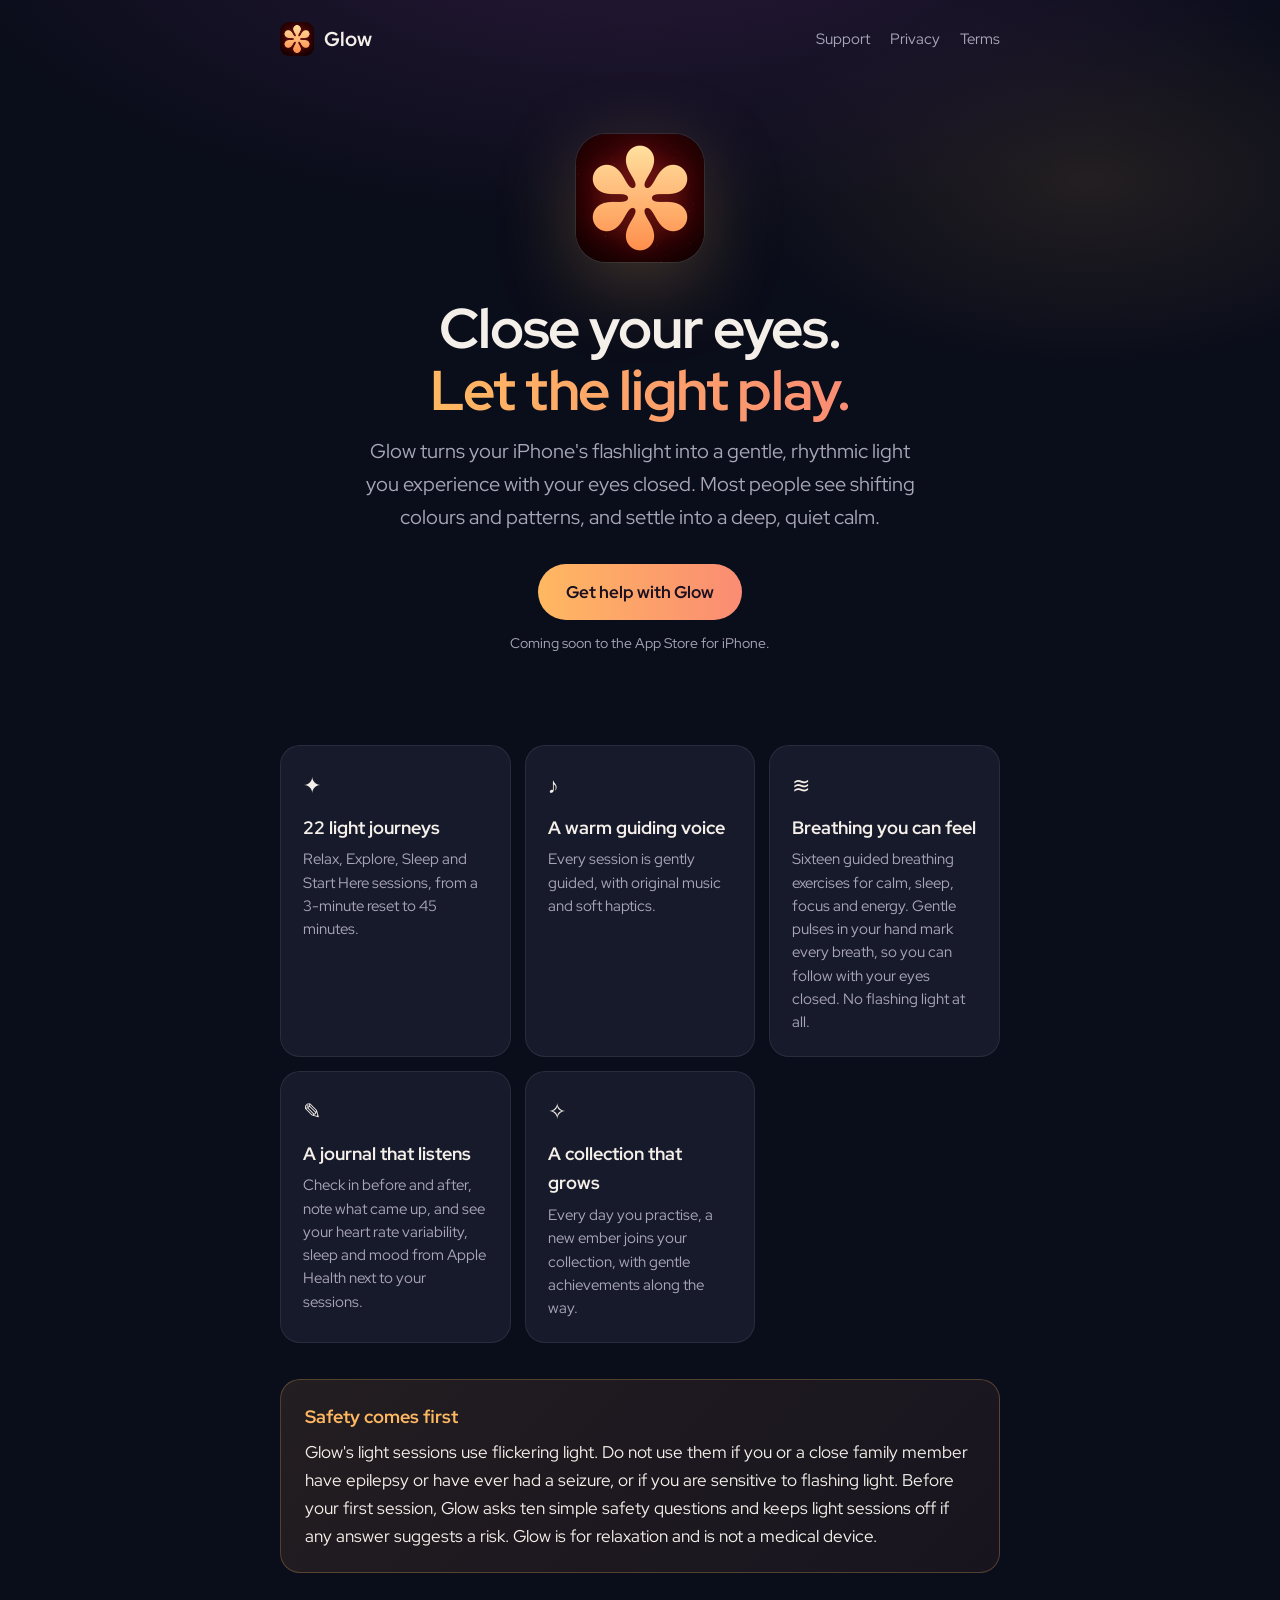
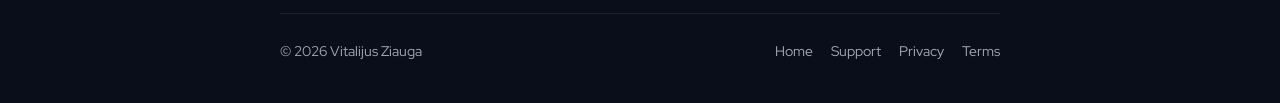
<file: index.html>
<!doctype html>
<html lang="en">
<head>
<meta charset="utf-8">
<meta name="viewport" content="width=device-width, initial-scale=1">
<title>Glow: Light Meditation & Sleep</title>
<meta name="description" content="Close your eyes and let the light play. Glow is a guided flicker-light meditation and breathing app for iPhone, with music, gentle haptics and careful safety screening.">
<link rel="icon" href="favicon.png">
<link rel="apple-touch-icon" href="icon.png">
<link rel="preconnect" href="https://fonts.googleapis.com">
<link rel="preconnect" href="https://fonts.gstatic.com" crossorigin>
<link href="https://fonts.googleapis.com/css2?family=Red+Hat+Display:wght@400;500;600;700&display=swap" rel="stylesheet">
<link rel="stylesheet" href="style.css">
</head>
<body>
<div class="wrap">
<header class="site">
  <a class="brand" href="index.html"><img src="icon.png" alt=""><span>Glow</span></a>
  <nav class="site"><a href="support.html">Support</a><a href="privacy.html">Privacy</a><a href="terms.html">Terms</a></nav>
</header>
<section class="hero">
  <img class="icon" src="icon.png" alt="Glow app icon">
  <h1>Close your eyes.<br><span class="glow-text">Let the light play.</span></h1>
  <p class="lead">Glow turns your iPhone's flashlight into a gentle, rhythmic light you experience with your eyes closed. Most people see shifting colours and patterns, and settle into a deep, quiet calm.</p>
  <a class="button" href="support.html">Get help with Glow</a>
  <p class="note">Coming soon to the App Store for iPhone.</p>
</section>

<div class="grid">
  <div class="card"><span class="sym">✦</span><h3>22 light journeys</h3><p>Relax, Explore, Sleep and Start Here sessions, from a 3-minute reset to 45 minutes.</p></div>
  <div class="card"><span class="sym">♪</span><h3>A warm guiding voice</h3><p>Every session is gently guided, with original music and soft haptics.</p></div>
  <div class="card"><span class="sym">≋</span><h3>Breathing you can feel</h3><p>Sixteen guided breathing exercises for calm, sleep, focus and energy. Gentle pulses in your hand mark every breath, so you can follow with your eyes closed. No flashing light at all.</p></div>
  <div class="card"><span class="sym">✎</span><h3>A journal that listens</h3><p>Check in before and after, note what came up, and see your heart rate variability, sleep and mood from Apple Health next to your sessions.</p></div>
  <div class="card"><span class="sym">✧</span><h3>A collection that grows</h3><p>Every day you practise, a new ember joins your collection, with gentle achievements along the way.</p></div>
</div>

<div class="callout">
  <h3>Safety comes first</h3>
  <p>Glow's light sessions use flickering light. Do not use them if you or a close family member have epilepsy or have ever had a seizure, or if you are sensitive to flashing light. Before your first session, Glow asks ten simple safety questions and keeps light sessions off if any answer suggests a risk. Glow is for relaxation and is not a medical device.</p>
</div>

<footer class="site">
  <span>© 2026 Vitalijus Ziauga</span>
  <nav><a href="index.html">Home</a><a href="support.html">Support</a><a href="privacy.html">Privacy</a><a href="terms.html">Terms</a></nav>
</footer>
</div>
</body>
</html>
</file>
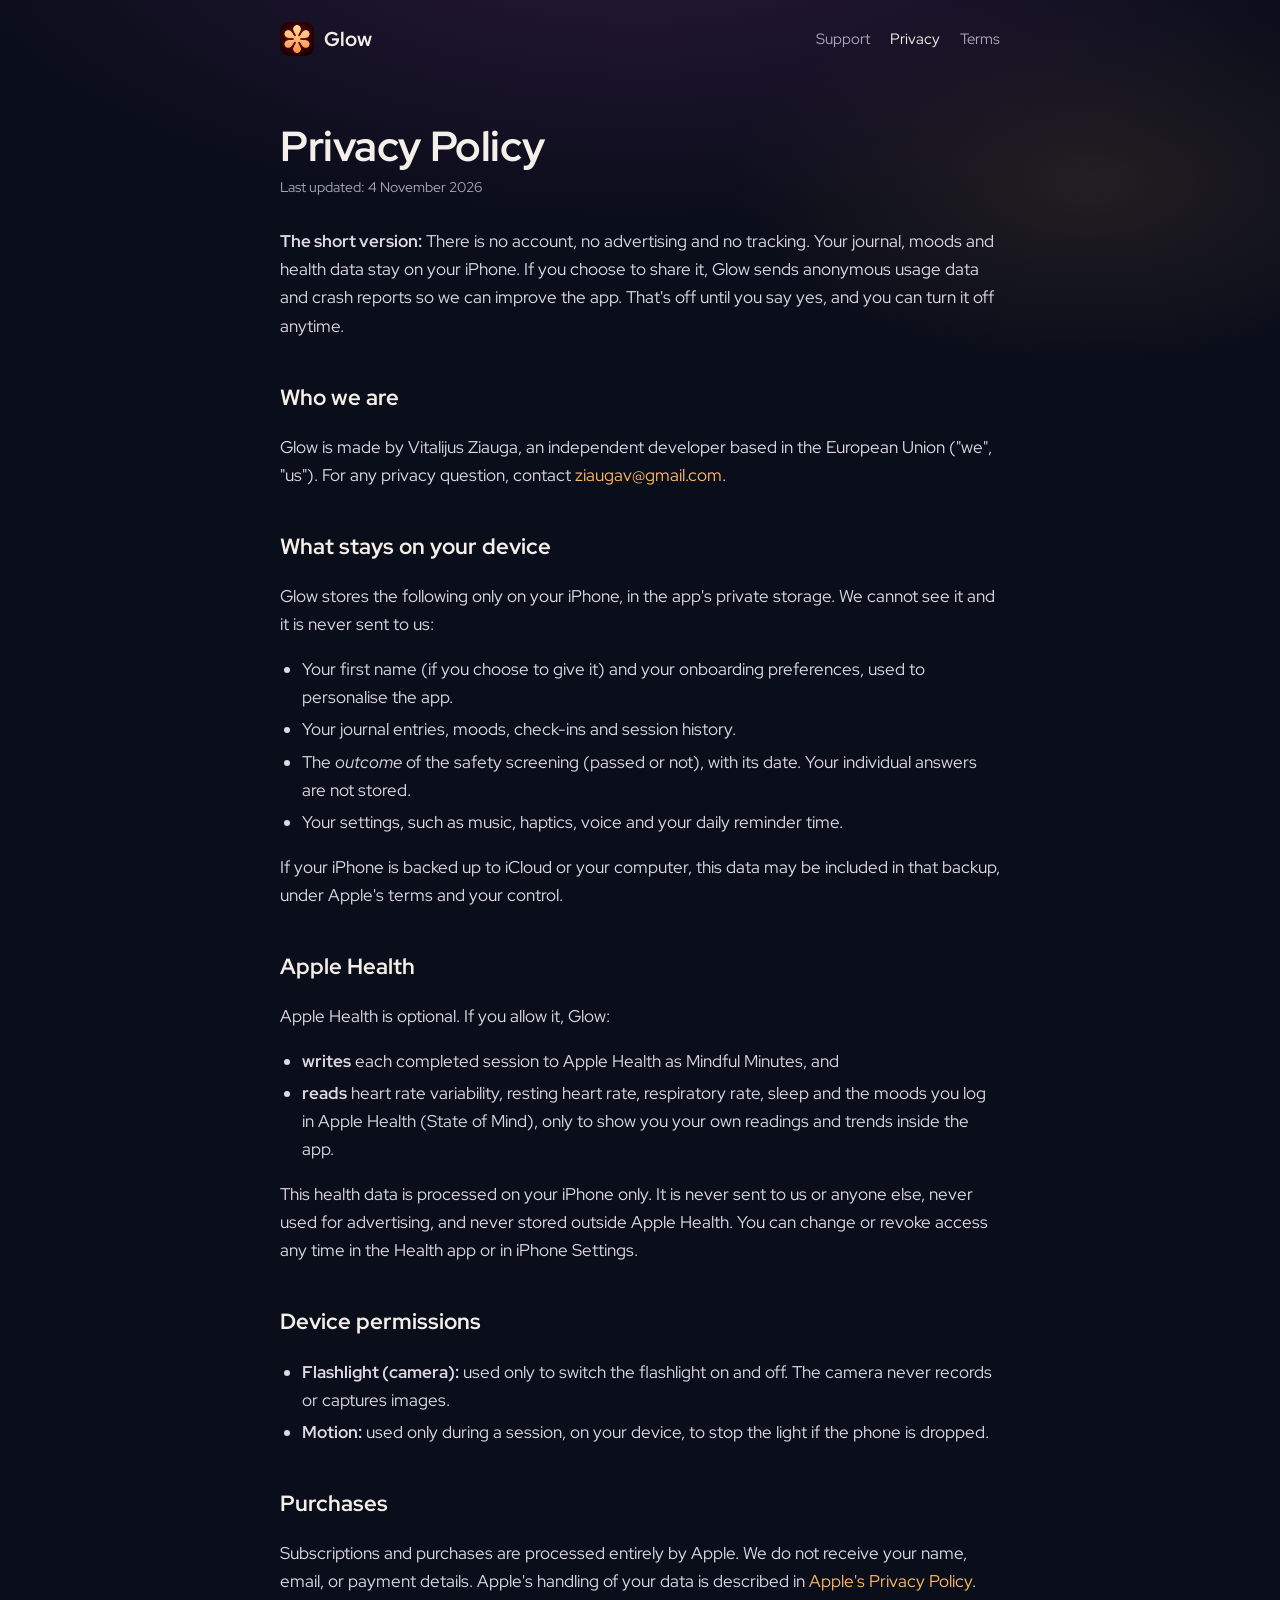
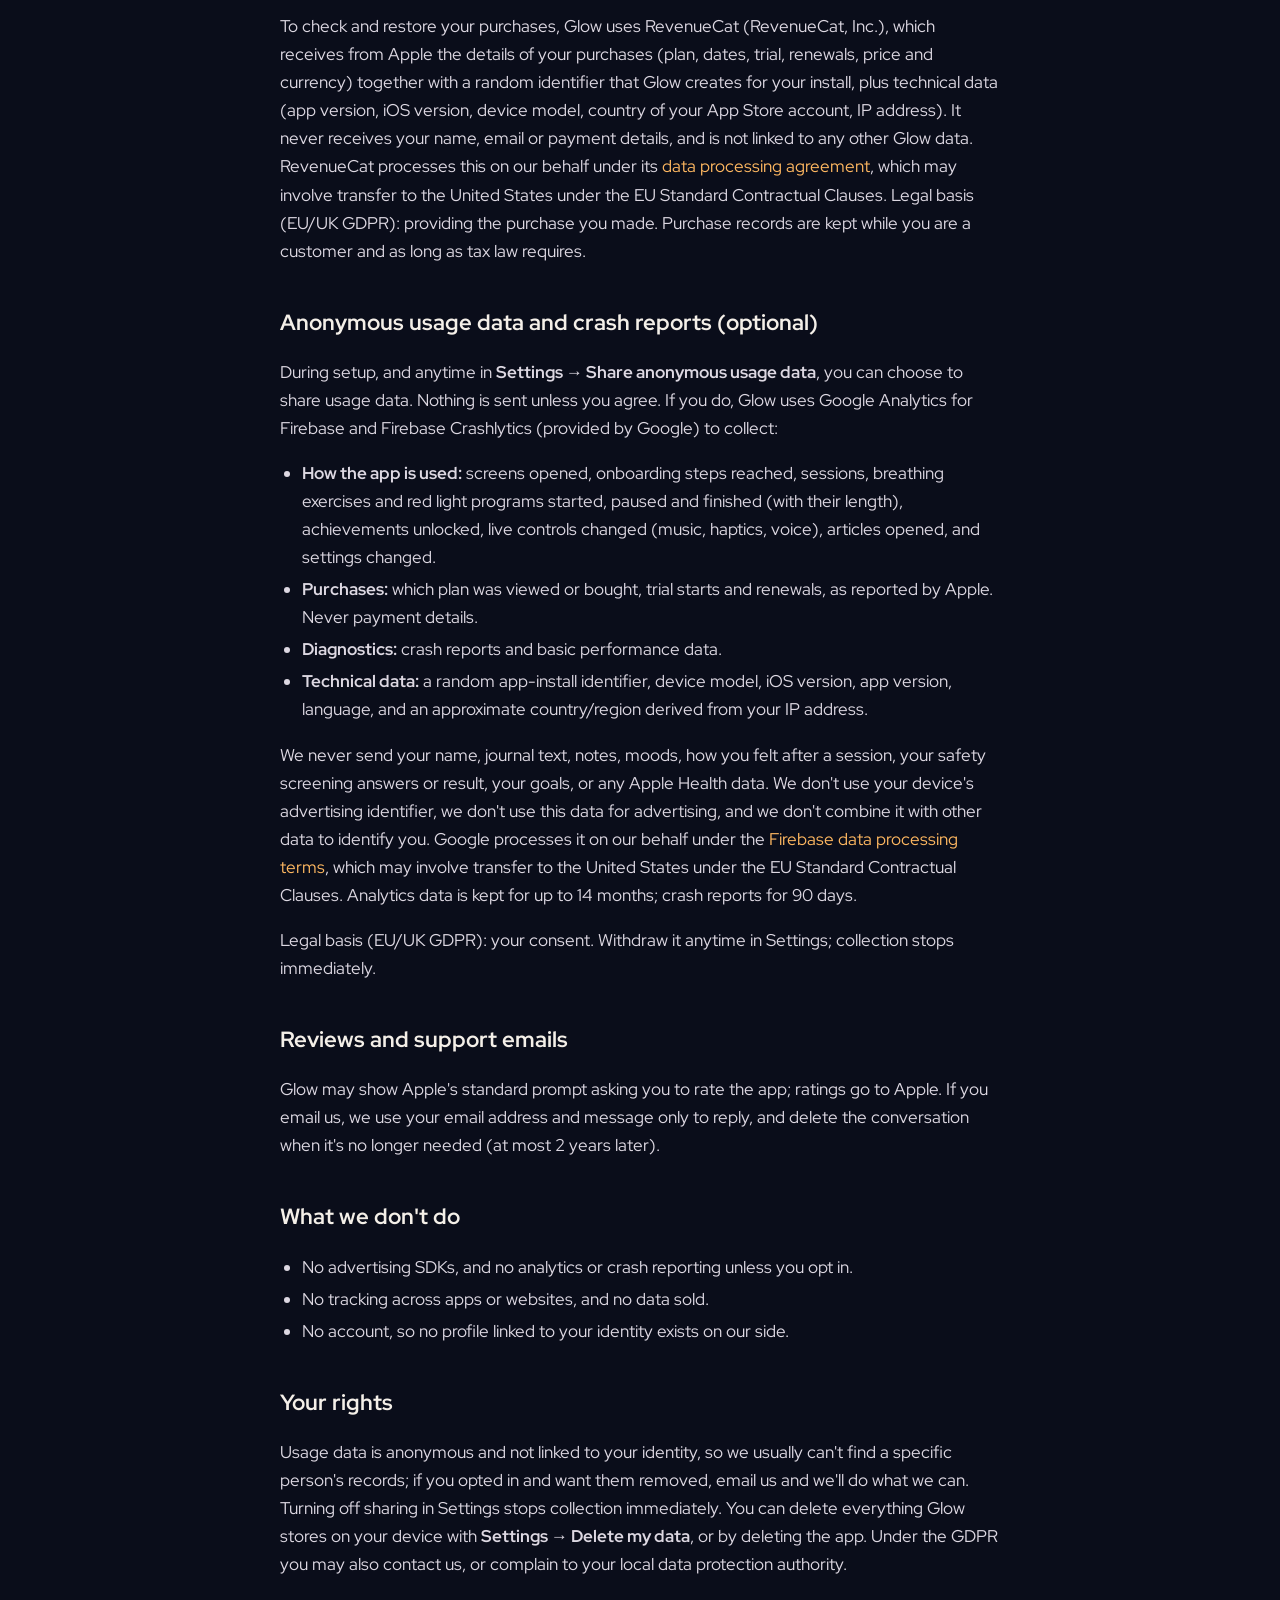
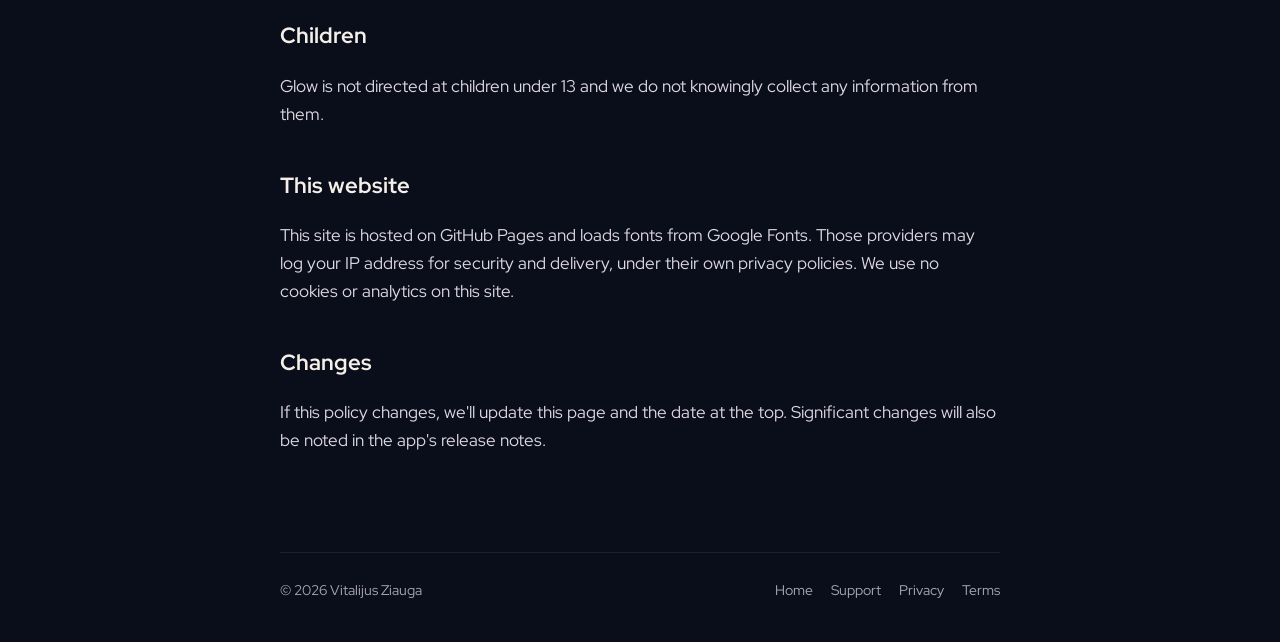
<file: privacy.html>
<!doctype html>
<html lang="en">
<head>
<meta charset="utf-8">
<meta name="viewport" content="width=device-width, initial-scale=1">
<title>Privacy Policy · Glow</title>
<meta name="description" content="Glow collects no personal data. Everything stays on your iPhone.">
<link rel="icon" href="favicon.png">
<link rel="apple-touch-icon" href="icon.png">
<link rel="preconnect" href="https://fonts.googleapis.com">
<link rel="preconnect" href="https://fonts.gstatic.com" crossorigin>
<link href="https://fonts.googleapis.com/css2?family=Red+Hat+Display:wght@400;500;600;700&display=swap" rel="stylesheet">
<link rel="stylesheet" href="style.css">
</head>
<body>
<div class="wrap">
<header class="site">
  <a class="brand" href="index.html"><img src="icon.png" alt=""><span>Glow</span></a>
  <nav class="site"><a href="support.html">Support</a><a href="privacy.html" aria-current="page">Privacy</a><a href="terms.html">Terms</a></nav>
</header>
<main class="doc">
  <h1>Privacy Policy</h1>
  <p class="updated">Last updated: 4 November 2026</p>

  <p><strong>The short version:</strong> There is no account, no advertising and no tracking. Your journal, moods and health data stay on your iPhone. If you choose to share it, Glow sends anonymous usage data and crash reports so we can improve the app. That's off until you say yes, and you can turn it off anytime.</p>

  <h2>Who we are</h2>
  <p>Glow is made by Vitalijus Ziauga, an independent developer based in the European Union ("we", "us"). For any privacy question, contact <a href="mailto:ziaugav@gmail.com">ziaugav@gmail.com</a>.</p>

  <h2>What stays on your device</h2>
  <p>Glow stores the following only on your iPhone, in the app's private storage. We cannot see it and it is never sent to us:</p>
  <ul>
    <li>Your first name (if you choose to give it) and your onboarding preferences, used to personalise the app.</li>
    <li>Your journal entries, moods, check-ins and session history.</li>
    <li>The <em>outcome</em> of the safety screening (passed or not), with its date. Your individual answers are not stored.</li>
    <li>Your settings, such as music, haptics, voice and your daily reminder time.</li>
  </ul>
  <p>If your iPhone is backed up to iCloud or your computer, this data may be included in that backup, under Apple's terms and your control.</p>

  <h2>Apple Health</h2>
  <p>Apple Health is optional. If you allow it, Glow:</p>
  <ul>
    <li><strong>writes</strong> each completed session to Apple Health as Mindful Minutes, and</li>
    <li><strong>reads</strong> heart rate variability, resting heart rate, respiratory rate, sleep and the moods you log in Apple Health (State of Mind), only to show you your own readings and trends inside the app.</li>
  </ul>
  <p>This health data is processed on your iPhone only. It is never sent to us or anyone else, never used for advertising, and never stored outside Apple Health. You can change or revoke access any time in the Health app or in iPhone Settings.</p>

  <h2>Device permissions</h2>
  <ul>
    <li><strong>Flashlight (camera):</strong> used only to switch the flashlight on and off. The camera never records or captures images.</li>
    <li><strong>Motion:</strong> used only during a session, on your device, to stop the light if the phone is dropped.</li>
  </ul>

  <h2>Purchases</h2>
  <p>Subscriptions and purchases are processed entirely by Apple. We do not receive your name, email, or payment details. Apple's handling of your data is described in <a href="https://www.apple.com/legal/privacy/">Apple's Privacy Policy</a>.</p>
  <p>To check and restore your purchases, Glow uses RevenueCat (RevenueCat, Inc.), which receives from Apple the details of your purchases (plan, dates, trial, renewals, price and currency) together with a random identifier that Glow creates for your install, plus technical data (app version, iOS version, device model, country of your App Store account, IP address). It never receives your name, email or payment details, and is not linked to any other Glow data. RevenueCat processes this on our behalf under its <a href="https://www.revenuecat.com/dpa">data processing agreement</a>, which may involve transfer to the United States under the EU Standard Contractual Clauses. Legal basis (EU/UK GDPR): providing the purchase you made. Purchase records are kept while you are a customer and as long as tax law requires.</p>

  <h2>Anonymous usage data and crash reports (optional)</h2>
  <p>During setup, and anytime in <strong>Settings → Share anonymous usage data</strong>, you can choose to share usage data. Nothing is sent unless you agree. If you do, Glow uses Google Analytics for Firebase and Firebase Crashlytics (provided by Google) to collect:</p>
  <ul>
    <li><strong>How the app is used:</strong> screens opened, onboarding steps reached, sessions, breathing exercises and red light programs started, paused and finished (with their length), achievements unlocked, live controls changed (music, haptics, voice), articles opened, and settings changed.</li>
    <li><strong>Purchases:</strong> which plan was viewed or bought, trial starts and renewals, as reported by Apple. Never payment details.</li>
    <li><strong>Diagnostics:</strong> crash reports and basic performance data.</li>
    <li><strong>Technical data:</strong> a random app-install identifier, device model, iOS version, app version, language, and an approximate country/region derived from your IP address.</li>
  </ul>
  <p>We never send your name, journal text, notes, moods, how you felt after a session, your safety screening answers or result, your goals, or any Apple Health data. We don't use your device's advertising identifier, we don't use this data for advertising, and we don't combine it with other data to identify you. Google processes it on our behalf under the <a href="https://firebase.google.com/terms/data-processing-terms">Firebase data processing terms</a>, which may involve transfer to the United States under the EU Standard Contractual Clauses. Analytics data is kept for up to 14 months; crash reports for 90 days.</p>
  <p>Legal basis (EU/UK GDPR): your consent. Withdraw it anytime in Settings; collection stops immediately.</p>

  <h2>Reviews and support emails</h2>
  <p>Glow may show Apple's standard prompt asking you to rate the app; ratings go to Apple. If you email us, we use your email address and message only to reply, and delete the conversation when it's no longer needed (at most 2 years later).</p>

  <h2>What we don't do</h2>
  <ul>
    <li>No advertising SDKs, and no analytics or crash reporting unless you opt in.</li>
    <li>No tracking across apps or websites, and no data sold.</li>
    <li>No account, so no profile linked to your identity exists on our side.</li>
  </ul>

  <h2>Your rights</h2>
  <p>Usage data is anonymous and not linked to your identity, so we usually can't find a specific person's records; if you opted in and want them removed, email us and we'll do what we can. Turning off sharing in Settings stops collection immediately. You can delete everything Glow stores on your device with <strong>Settings → Delete my data</strong>, or by deleting the app. Under the GDPR you may also contact us, or complain to your local data protection authority.</p>

  <h2>Children</h2>
  <p>Glow is not directed at children under 13 and we do not knowingly collect any information from them.</p>

  <h2>This website</h2>
  <p>This site is hosted on GitHub Pages and loads fonts from Google Fonts. Those providers may log your IP address for security and delivery, under their own privacy policies. We use no cookies or analytics on this site.</p>

  <h2>Changes</h2>
  <p>If this policy changes, we'll update this page and the date at the top. Significant changes will also be noted in the app's release notes.</p>
</main>

<footer class="site">
  <span>© 2026 Vitalijus Ziauga</span>
  <nav><a href="index.html">Home</a><a href="support.html">Support</a><a href="privacy.html">Privacy</a><a href="terms.html">Terms</a></nav>
</footer>
</div>
</body>
</html>
</file>
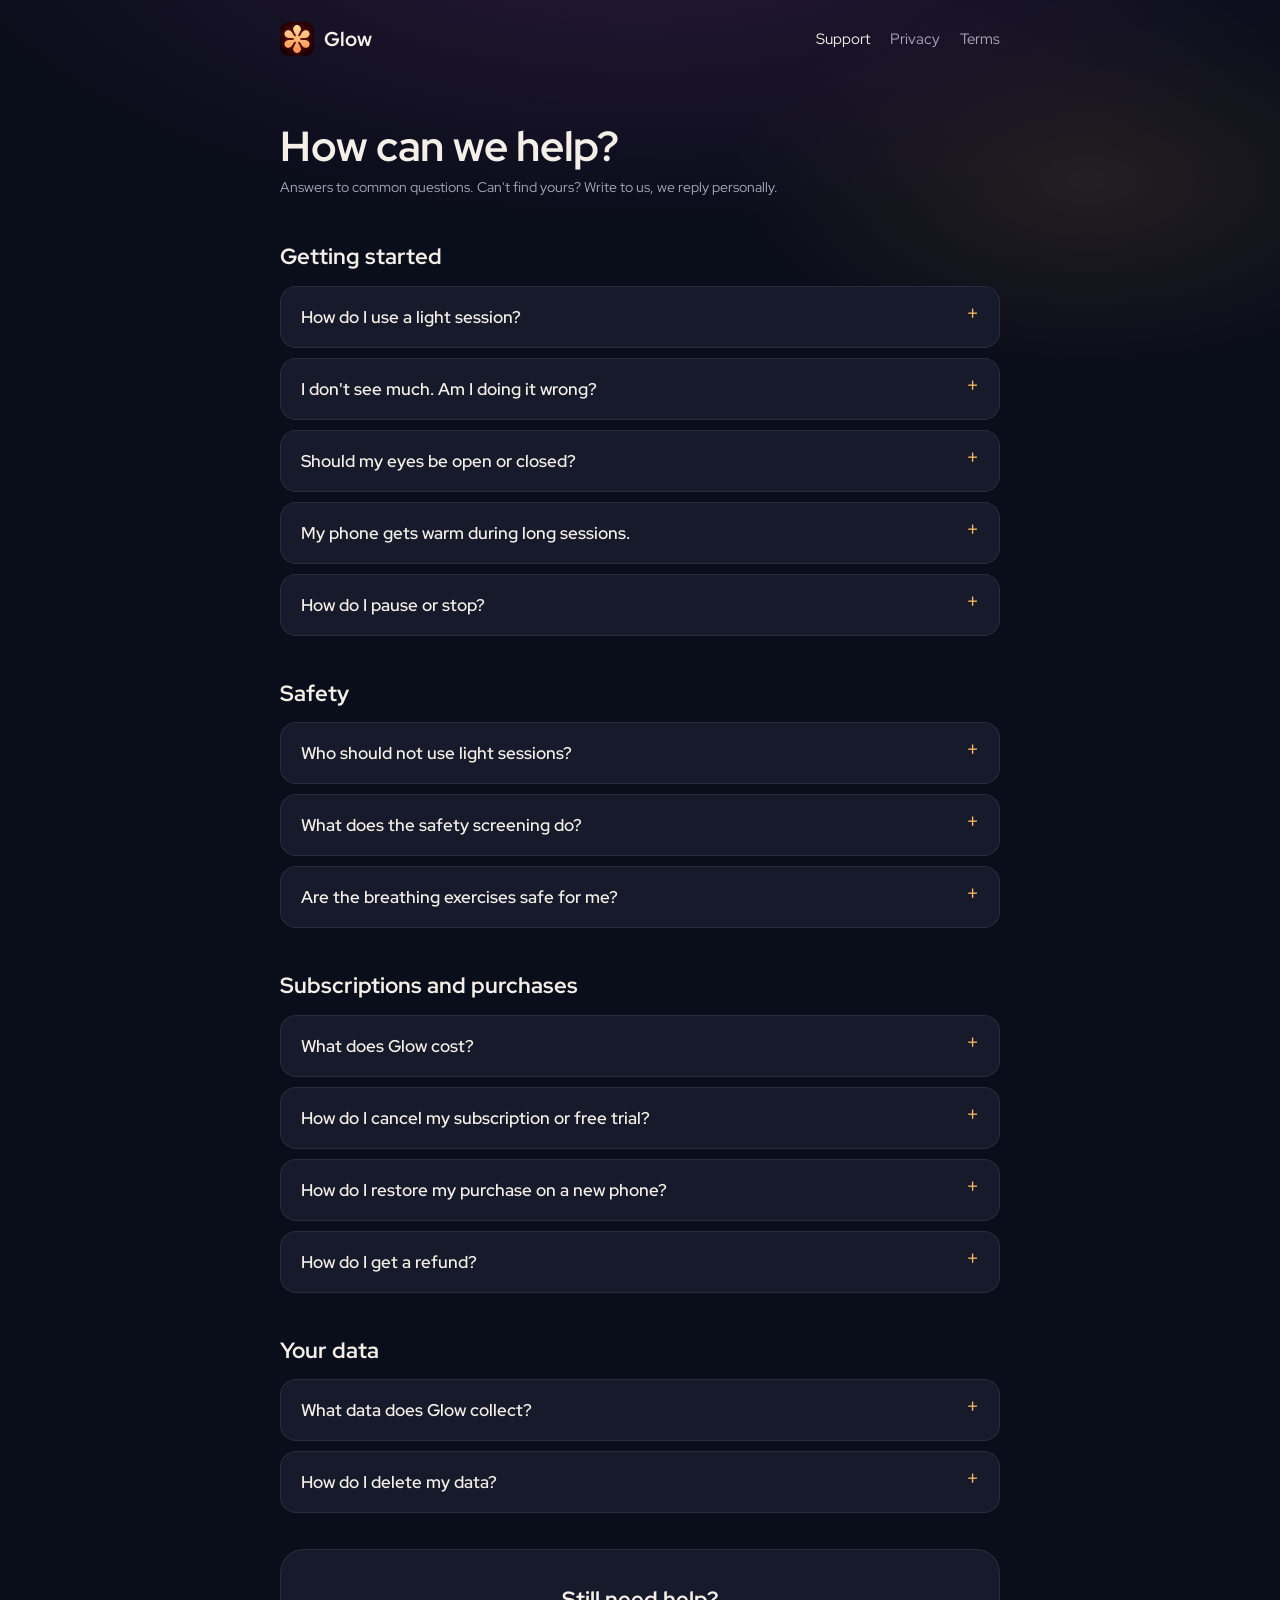
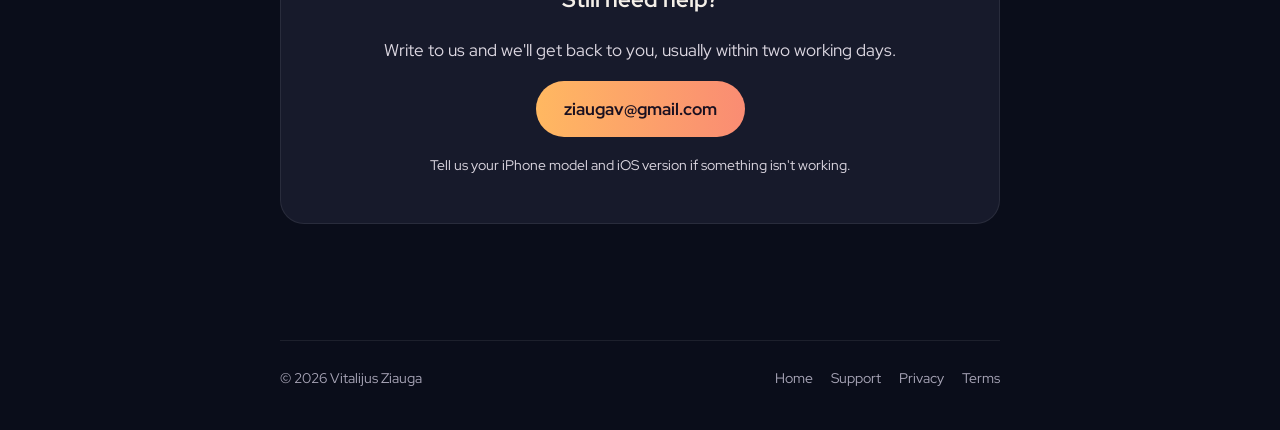
<file: support.html>
<!doctype html>
<html lang="en">
<head>
<meta charset="utf-8">
<meta name="viewport" content="width=device-width, initial-scale=1">
<title>Support · Glow</title>
<meta name="description" content="Help with Glow: getting started, safety, subscriptions, restoring purchases and contacting us.">
<link rel="icon" href="favicon.png">
<link rel="apple-touch-icon" href="icon.png">
<link rel="preconnect" href="https://fonts.googleapis.com">
<link rel="preconnect" href="https://fonts.gstatic.com" crossorigin>
<link href="https://fonts.googleapis.com/css2?family=Red+Hat+Display:wght@400;500;600;700&display=swap" rel="stylesheet">
<link rel="stylesheet" href="style.css">
</head>
<body>
<div class="wrap">
<header class="site">
  <a class="brand" href="index.html"><img src="icon.png" alt=""><span>Glow</span></a>
  <nav class="site"><a href="support.html" aria-current="page">Support</a><a href="privacy.html">Privacy</a><a href="terms.html">Terms</a></nav>
</header>
<main class="doc">
  <h1>How can we help?</h1>
  <p class="updated">Answers to common questions. Can't find yours? Write to us, we reply personally.</p>

  <h2>Getting started</h2>
  <details>
    <summary>How do I use a light session?</summary>
    <p>Sit or lie somewhere comfortable. Hold your phone with the flashlight about 10–20 cm in front of your closed eyes, or rest it face up on your chest. Keep your eyes closed for the whole session, start the session, and let the light play across your eyelids. Headphones make the music and voice even better.</p>
  </details>
  <details>
    <summary>I don't see much. Am I doing it wrong?</summary>
    <p>Not at all. Everyone's experience is different, and it often grows over the first few sessions. Try a darker room, bring the phone a little closer to your closed eyes, relax your face, and try the Explore sessions. Some people mostly feel calm rather than see colours, and that's fine too.</p>
  </details>
  <details>
    <summary>Should my eyes be open or closed?</summary>
    <p>Always closed. Never look directly at the flashlight. Keep your eyes closed until the light has completely stopped.</p>
  </details>
  <details>
    <summary>My phone gets warm during long sessions.</summary>
    <p>The flashlight produces some heat. Glow automatically eases off if your phone gets too warm. Remove a thick case and avoid direct sunlight or a hot room for longer sessions.</p>
  </details>
  <details>
    <summary>How do I pause or stop?</summary>
    <p>Press and hold anywhere on the screen to pause. If you drop the phone, the session stops by itself. The volume buttons simply change the volume.</p>
  </details>

  <h2>Safety</h2>
  <details>
    <summary>Who should not use light sessions?</summary>
    <p>Do not use light sessions if you or a close family member have epilepsy or a history of seizures, if you are sensitive to flashing or flickering light, or if a doctor has advised you to avoid it. If you are pregnant, have a heart condition, a mental health condition, or are unsure, check with your doctor first. Stop straight away if you feel unwell, dizzy, or uncomfortable in any way.</p>
  </details>
  <details>
    <summary>What does the safety screening do?</summary>
    <p>Before your first light session, Glow asks ten questions. If any answer suggests a risk, light sessions stay off and you can still enjoy audio-only sessions and every breathing exercise. Glow asks again every 90 days. Your answers never leave your phone; Glow only remembers whether screening was passed.</p>
  </details>
  <details>
    <summary>Are the breathing exercises safe for me?</summary>
    <p>Glow's breathing exercises use no flashing light, only gentle haptics, sound and a slow animation. They keep to an easy pace (never fast or forced breathing) and holds of seven seconds at most. Breathe gently, and if you feel dizzy or light-headed, simply let go of the pattern and breathe normally. If you are pregnant or have a heart or lung condition, skip the holds or check with your doctor first.</p>
  </details>

  <h2>Subscriptions and purchases</h2>
  <details>
    <summary>What does Glow cost?</summary>
    <p>Glow Premium unlocks everything. Choose yearly (with a 7-day free trial), monthly, or a one-time lifetime purchase. Prices are shown in the app in your local currency.</p>
  </details>
  <details>
    <summary>How do I cancel my subscription or free trial?</summary>
    <p>Purchases are handled by Apple. On your iPhone, open <strong>Settings</strong>, tap your name, then <strong>Subscriptions</strong>, choose Glow and tap <strong>Cancel Subscription</strong>. Cancel at least 24 hours before the trial or period ends to avoid being charged. You keep access until the end of the period you've paid for.</p>
  </details>
  <details>
    <summary>How do I restore my purchase on a new phone?</summary>
    <p>Sign in with the same Apple ID, open Glow, open the plans screen and tap <strong>Restore</strong>. Glow doesn't need an account.</p>
  </details>
  <details>
    <summary>How do I get a refund?</summary>
    <p>Apple handles all payments and refunds. Request one at <a href="https://reportaproblem.apple.com">reportaproblem.apple.com</a>, signing in with your Apple ID.</p>
  </details>

  <h2>Your data</h2>
  <details>
    <summary>What data does Glow collect?</summary>
    <p>Your journal, check-ins, moods and settings stay on your iPhone. There's no account and no tracking. If you opt in, Glow shares anonymous usage data and crash reports to help us improve it; you can turn that off anytime in Settings. If you allow Apple Health, sessions are saved as Mindful Minutes and your trends are shown from your own Health data, all on your device. See the <a href="privacy.html">Privacy Policy</a>.</p>
  </details>
  <details>
    <summary>How do I delete my data?</summary>
    <p>In Glow, open <strong>Settings</strong> and tap <strong>Delete my data</strong>, or simply delete the app. Mindful Minutes saved to Apple Health can be removed in the Health app.</p>
  </details>

  <div class="contact">
    <h2>Still need help?</h2>
    <p>Write to us and we'll get back to you, usually within two working days.</p>
    <p><a class="button" href="mailto:ziaugav@gmail.com?subject=Glow%20support">ziaugav@gmail.com</a></p>
    <p class="note">Tell us your iPhone model and iOS version if something isn't working.</p>
  </div>
</main>

<footer class="site">
  <span>© 2026 Vitalijus Ziauga</span>
  <nav><a href="index.html">Home</a><a href="support.html">Support</a><a href="privacy.html">Privacy</a><a href="terms.html">Terms</a></nav>
</footer>
</div>
</body>
</html>
</file>
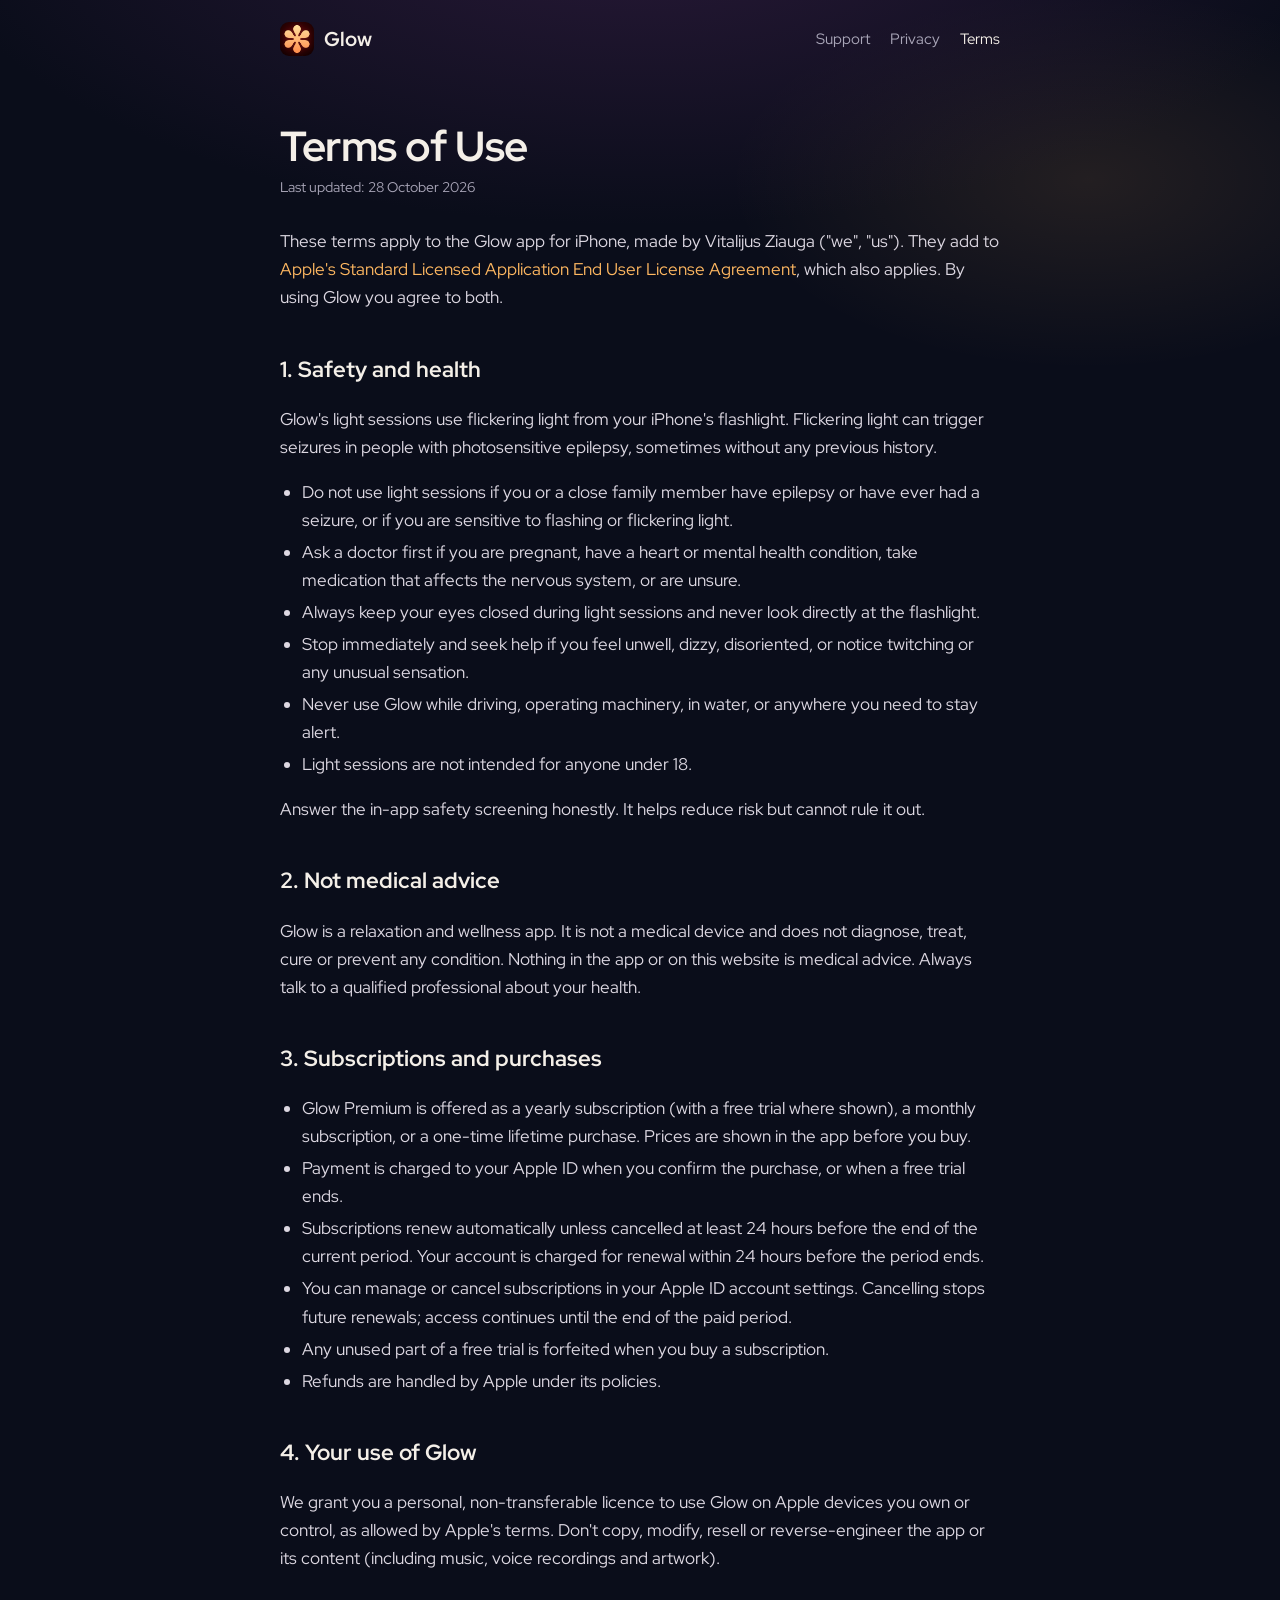
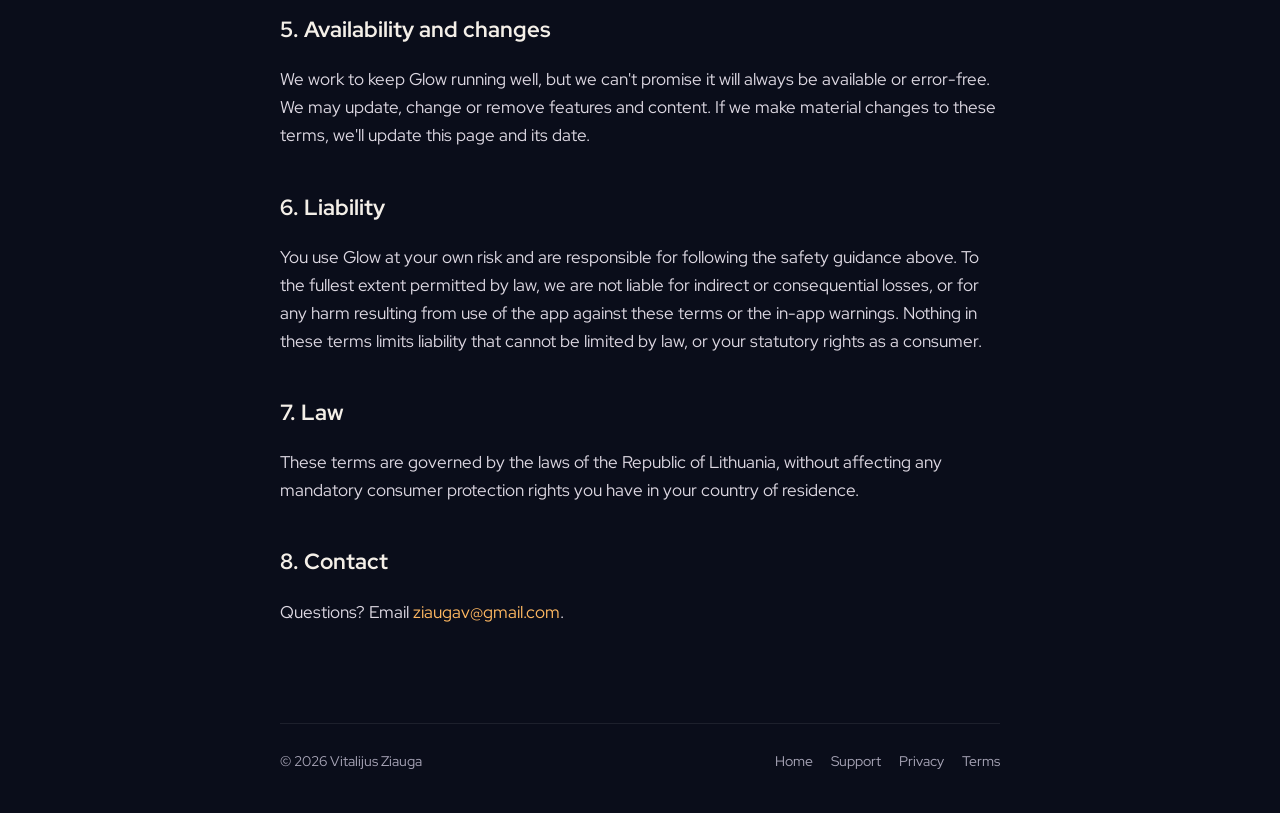
<file: terms.html>
<!doctype html>
<html lang="en">
<head>
<meta charset="utf-8">
<meta name="viewport" content="width=device-width, initial-scale=1">
<title>Terms of Use · Glow</title>
<meta name="description" content="The terms for using the Glow app, including safety, subscriptions and limitations.">
<link rel="icon" href="favicon.png">
<link rel="apple-touch-icon" href="icon.png">
<link rel="preconnect" href="https://fonts.googleapis.com">
<link rel="preconnect" href="https://fonts.gstatic.com" crossorigin>
<link href="https://fonts.googleapis.com/css2?family=Red+Hat+Display:wght@400;500;600;700&display=swap" rel="stylesheet">
<link rel="stylesheet" href="style.css">
</head>
<body>
<div class="wrap">
<header class="site">
  <a class="brand" href="index.html"><img src="icon.png" alt=""><span>Glow</span></a>
  <nav class="site"><a href="support.html">Support</a><a href="privacy.html">Privacy</a><a href="terms.html" aria-current="page">Terms</a></nav>
</header>
<main class="doc">
  <h1>Terms of Use</h1>
  <p class="updated">Last updated: 28 October 2026</p>

  <p>These terms apply to the Glow app for iPhone, made by Vitalijus Ziauga ("we", "us"). They add to <a href="https://www.apple.com/legal/internet-services/itunes/dev/stdeula/">Apple's Standard Licensed Application End User License Agreement</a>, which also applies. By using Glow you agree to both.</p>

  <h2>1. Safety and health</h2>
  <p>Glow's light sessions use flickering light from your iPhone's flashlight. Flickering light can trigger seizures in people with photosensitive epilepsy, sometimes without any previous history.</p>
  <ul>
    <li>Do not use light sessions if you or a close family member have epilepsy or have ever had a seizure, or if you are sensitive to flashing or flickering light.</li>
    <li>Ask a doctor first if you are pregnant, have a heart or mental health condition, take medication that affects the nervous system, or are unsure.</li>
    <li>Always keep your eyes closed during light sessions and never look directly at the flashlight.</li>
    <li>Stop immediately and seek help if you feel unwell, dizzy, disoriented, or notice twitching or any unusual sensation.</li>
    <li>Never use Glow while driving, operating machinery, in water, or anywhere you need to stay alert.</li>
    <li>Light sessions are not intended for anyone under 18.</li>
  </ul>
  <p>Answer the in-app safety screening honestly. It helps reduce risk but cannot rule it out.</p>

  <h2>2. Not medical advice</h2>
  <p>Glow is a relaxation and wellness app. It is not a medical device and does not diagnose, treat, cure or prevent any condition. Nothing in the app or on this website is medical advice. Always talk to a qualified professional about your health.</p>

  <h2>3. Subscriptions and purchases</h2>
  <ul>
    <li>Glow Premium is offered as a yearly subscription (with a free trial where shown), a monthly subscription, or a one-time lifetime purchase. Prices are shown in the app before you buy.</li>
    <li>Payment is charged to your Apple ID when you confirm the purchase, or when a free trial ends.</li>
    <li>Subscriptions renew automatically unless cancelled at least 24 hours before the end of the current period. Your account is charged for renewal within 24 hours before the period ends.</li>
    <li>You can manage or cancel subscriptions in your Apple ID account settings. Cancelling stops future renewals; access continues until the end of the paid period.</li>
    <li>Any unused part of a free trial is forfeited when you buy a subscription.</li>
    <li>Refunds are handled by Apple under its policies.</li>
  </ul>

  <h2>4. Your use of Glow</h2>
  <p>We grant you a personal, non-transferable licence to use Glow on Apple devices you own or control, as allowed by Apple's terms. Don't copy, modify, resell or reverse-engineer the app or its content (including music, voice recordings and artwork).</p>

  <h2>5. Availability and changes</h2>
  <p>We work to keep Glow running well, but we can't promise it will always be available or error-free. We may update, change or remove features and content. If we make material changes to these terms, we'll update this page and its date.</p>

  <h2>6. Liability</h2>
  <p>You use Glow at your own risk and are responsible for following the safety guidance above. To the fullest extent permitted by law, we are not liable for indirect or consequential losses, or for any harm resulting from use of the app against these terms or the in-app warnings. Nothing in these terms limits liability that cannot be limited by law, or your statutory rights as a consumer.</p>

  <h2>7. Law</h2>
  <p>These terms are governed by the laws of the Republic of Lithuania, without affecting any mandatory consumer protection rights you have in your country of residence.</p>

  <h2>8. Contact</h2>
  <p>Questions? Email <a href="mailto:ziaugav@gmail.com">ziaugav@gmail.com</a>.</p>
</main>

<footer class="site">
  <span>© 2026 Vitalijus Ziauga</span>
  <nav><a href="index.html">Home</a><a href="support.html">Support</a><a href="privacy.html">Privacy</a><a href="terms.html">Terms</a></nav>
</footer>
</div>
</body>
</html>
</file>
<file: style.css>
:root {
  --bg: #0a0d1a;
  --plum: #291938;
  --surface: #171a2b;
  --raised: #21243a;
  --text: #f4efe8;
  --muted: #a9a6b8;
  --accent: #ffb861;
  --accent-soft: #fa8c73;
  --line: rgba(255, 255, 255, 0.08);
}

* { box-sizing: border-box; }

html { -webkit-text-size-adjust: 100%; }

body {
  margin: 0;
  font-family: "Red Hat Display", -apple-system, BlinkMacSystemFont, "Segoe UI", sans-serif;
  font-size: 17px;
  line-height: 1.65;
  color: var(--text);
  background: var(--bg);
  background-image:
    radial-gradient(ellipse 80% 50% at 50% -10%, var(--plum) 0%, transparent 70%),
    radial-gradient(ellipse 40% 30% at 85% 20%, rgba(255, 184, 97, 0.10) 0%, transparent 70%);
  background-attachment: fixed;
  min-height: 100vh;
}

a { color: var(--accent); text-decoration: none; }
a:hover { text-decoration: underline; }

.wrap { max-width: 760px; margin: 0 auto; padding: 0 20px; }

/* Header */
header.site {
  display: flex; align-items: center; justify-content: space-between;
  padding: 22px 0;
}
.brand { display: flex; align-items: center; gap: 10px; color: var(--text); font-weight: 700; font-size: 20px; }
.brand img { width: 34px; height: 34px; border-radius: 9px; }
.brand:hover { text-decoration: none; }
nav.site { display: flex; gap: 20px; font-size: 15px; }
nav.site a { color: var(--muted); }
nav.site a:hover, nav.site a[aria-current="page"] { color: var(--text); text-decoration: none; }

/* Hero */
.hero { text-align: center; padding: 56px 0 40px; }
.hero .icon {
  width: 128px; height: 128px; border-radius: 30px;
  box-shadow: 0 20px 80px rgba(255, 184, 97, 0.25), 0 0 0 1px var(--line);
}
.hero h1 { font-size: clamp(36px, 7vw, 56px); line-height: 1.1; margin: 28px 0 14px; letter-spacing: -0.02em; }
.hero p.lead { font-size: 20px; color: var(--muted); max-width: 560px; margin: 0 auto 30px; }

.glow-text {
  background: linear-gradient(90deg, var(--accent), var(--accent-soft));
  -webkit-background-clip: text; background-clip: text; color: transparent;
}

.button {
  display: inline-block; padding: 14px 28px; border-radius: 999px;
  background: linear-gradient(90deg, var(--accent), var(--accent-soft));
  color: #1a1020; font-weight: 700;
}
.button:hover { text-decoration: none; opacity: 0.92; }
.button.ghost { background: transparent; color: var(--text); box-shadow: inset 0 0 0 1px var(--line); }
.note { font-size: 14px; color: var(--muted); margin-top: 12px; }

/* Cards */
.grid { display: grid; grid-template-columns: repeat(auto-fit, minmax(220px, 1fr)); gap: 14px; margin: 36px 0; }
.card {
  background: var(--surface); border: 1px solid var(--line); border-radius: 20px; padding: 22px;
}
.card h3 { margin: 0 0 6px; font-size: 18px; }
.card p { margin: 0; color: var(--muted); font-size: 15px; line-height: 1.55; }
.card .sym { font-size: 22px; margin-bottom: 8px; display: block; }

.callout {
  background: linear-gradient(135deg, rgba(255, 184, 97, 0.10), rgba(250, 140, 115, 0.06));
  border: 1px solid rgba(255, 184, 97, 0.25); border-radius: 20px; padding: 22px 24px; margin: 28px 0;
}
.callout h3 { margin: 0 0 6px; color: var(--accent); font-size: 18px; }
.callout p { margin: 0; }

/* Documents */
main.doc { padding: 24px 0 40px; }
main.doc h1 { font-size: clamp(30px, 6vw, 42px); line-height: 1.15; margin: 20px 0 6px; letter-spacing: -0.01em; }
main.doc .updated { color: var(--muted); font-size: 14px; margin: 0 0 28px; }
main.doc h2 { font-size: 22px; margin: 40px 0 8px; }
main.doc h3 { font-size: 18px; margin: 24px 0 4px; }
main.doc p, main.doc li { color: #ddd8e2; }
main.doc ul { padding-left: 22px; }
main.doc li { margin: 4px 0; }

details {
  background: var(--surface); border: 1px solid var(--line); border-radius: 16px;
  padding: 0 20px; margin: 10px 0;
}
details summary {
  cursor: pointer; list-style: none; padding: 16px 0; font-weight: 600;
  display: flex; justify-content: space-between; gap: 12px;
}
details summary::-webkit-details-marker { display: none; }
details summary::after { content: "+"; color: var(--accent); font-weight: 400; font-size: 22px; line-height: 1; }
details[open] summary::after { content: "–"; }
details > *:not(summary) { margin-top: 0; }
details > p:last-child, details > ul:last-child { padding-bottom: 16px; }

.contact {
  text-align: center; background: var(--surface); border: 1px solid var(--line);
  border-radius: 24px; padding: 32px 22px; margin: 36px 0;
}
.contact h2 { margin-top: 0 !important; }

footer.site {
  border-top: 1px solid var(--line); margin-top: 40px; padding: 26px 0 40px;
  color: var(--muted); font-size: 14px;
  display: flex; flex-wrap: wrap; gap: 10px 20px; justify-content: space-between;
}
footer.site nav { display: flex; gap: 18px; flex-wrap: wrap; }
footer.site a { color: var(--muted); }

@media (max-width: 520px) {
  nav.site { gap: 14px; font-size: 14px; }
  .brand span { display: none; }
  .hero { padding-top: 32px; }
}
</file>
